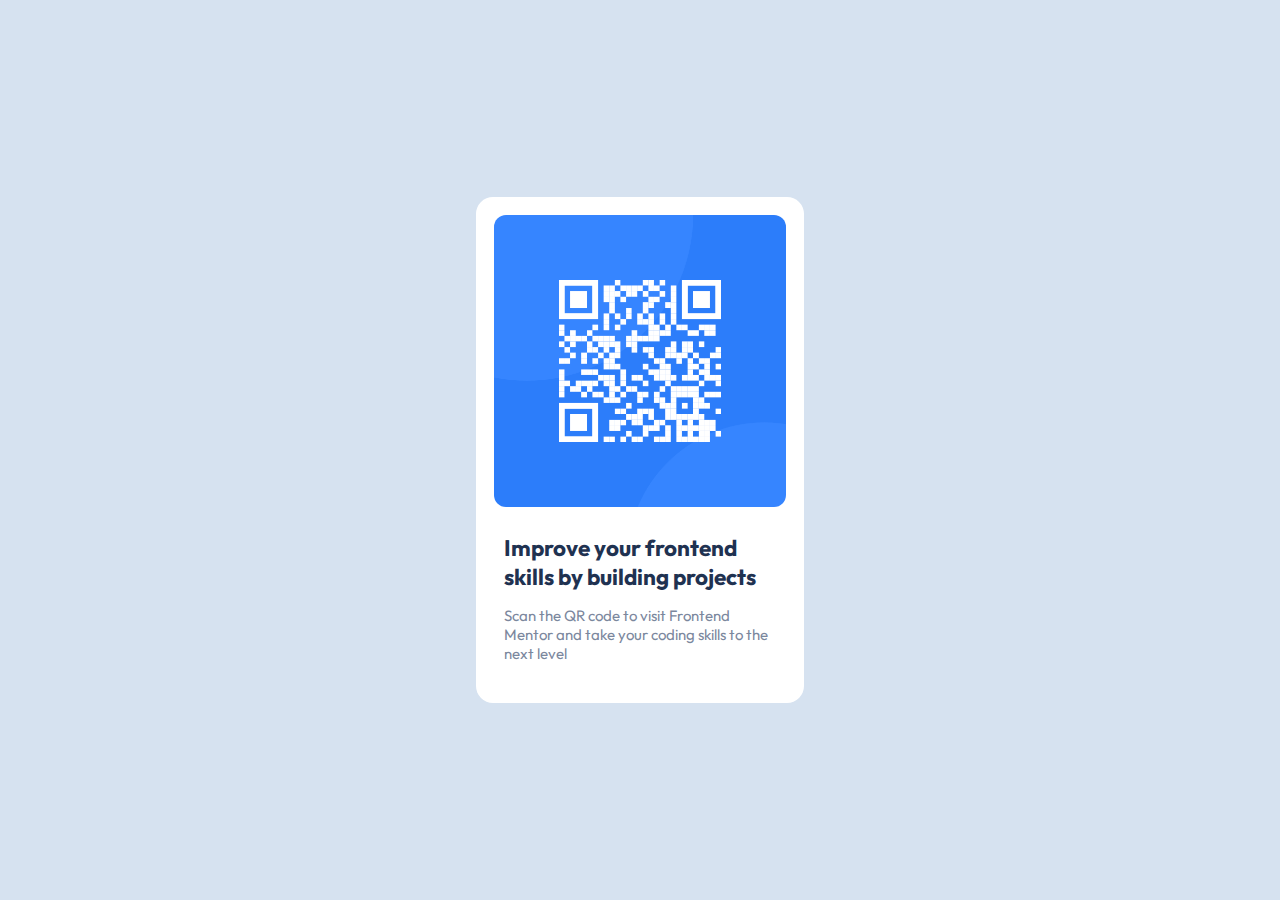
<file: qr-code-component-main/index.html>
<!DOCTYPE html>
<html lang="en">
  <head>
    <meta charset="UTF-8" />
    <meta name="viewport" content="width=device-width, initial-scale=1.0" />
    <!-- displays site properly based on user's device -->

    <link
      rel="icon"
      type="image/png"
      sizes="32x32"
      href="./images/favicon-32x32.png"
    />
    <link rel="stylesheet" href="styles.css" />
    <title>Frontend Mentor | QR code component</title>

    <!-- Feel free to remove these styles or customise in your own stylesheet 👍 -->
  </head>
  <body>
    <!-- <div class="container">
      <div class="card">
        <img src="./images/image-qr-code.png" alt="" />
        <h2>Improve your Frontend Skills by building projects</h2>
        <p>
          Scan the QR code to visit Frontend Mentor and take your coding skills
          to the next level
        </p>
      </div> -->
      <div class="container">
        <div class="card">
          <img src="./images/image-qr-code.png" alt="">
          <div class="text">
            <h2>Improve your frontend skills by building projects</h2>
            <p> Scan the QR code to visit Frontend Mentor and take your coding skills
              to the next level</p>
          </div>
        </div>
      </div>
    </div>
  </body>
</html>
</file>
<file: qr-code-component-main/styles.css>
@import url("https://fonts.googleapis.com/css2?family=Inter:wght@400;600;700&family=Outfit:wght@400;700&display=swap");
/*
  1. Use a more-intuitive box-sizing model.
*/
*,
*::before,
*::after {
  box-sizing: border-box;
}
/*
    2. Remove default margin
  */
* {
  margin: 0;
  padding: 0;
}

body {
  background-color: hsl(212, 45%, 89%);
  font-family: "Outfit", sans-serif;
  min-height: 100vh;
  display: flex;
  align-items: center;
  font-size: 15px;
}

.container {
  max-width: 360px;
  margin: 0 auto;
}
.card {
  background-color: hsl(0, 0%, 100%);
  padding: 18px;
  border-radius: 17px;
  margin: 0 1rem;
}
.card img {
  width: 100%;
  border-radius: 12px;
}
.text {
  padding: 22px 10px;
}
.text h2 {
  color: hsl(218, 44%, 22%);
  padding-bottom: 15px;
}
.text p {
  color: hsl(220, 15%, 55%);
}
/* Old Styling */
/* .container {
  display: flex;
  justify-content: center;
  align-items: center;
  flex-direction: column;
  width: 100vw;
  height: 100vh;
}

.card {
  background-color: hsl(0, 0%, 100%);
  height: 50%;
  width: 16%;
  border-radius: 8%;
  display: flex;
  flex-direction: column;
  align-items: center;
  padding-top: 12px;
  text-align: center;
}
.card img {
  height: 60%;

  border-radius: 6%;
  flex-basis: 60%;
}

.card p {
  font-size: 15px;
  color: hsl(220, 15%, 55%);
  padding: 12px;
  width: 81%;
}

.card h2 {
  padding: 12px;
  width: 90%;
} */
</file>
